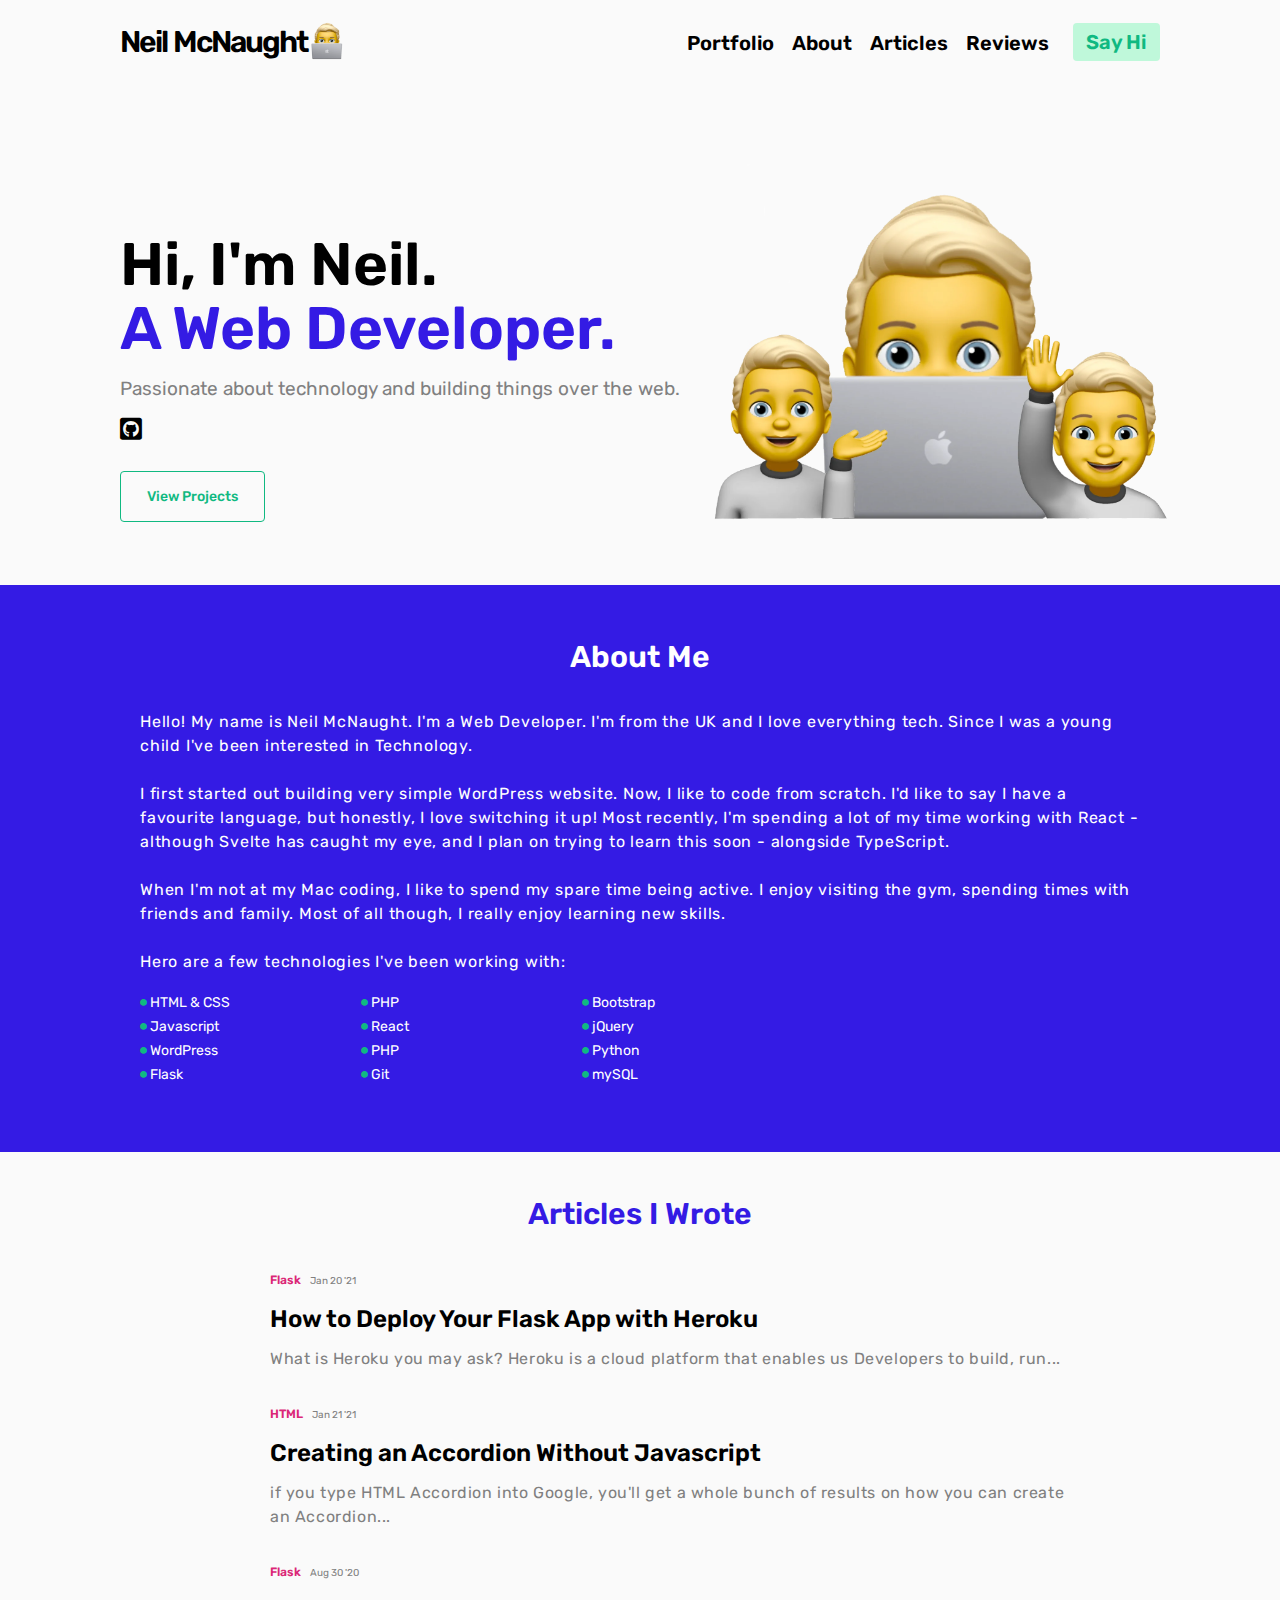
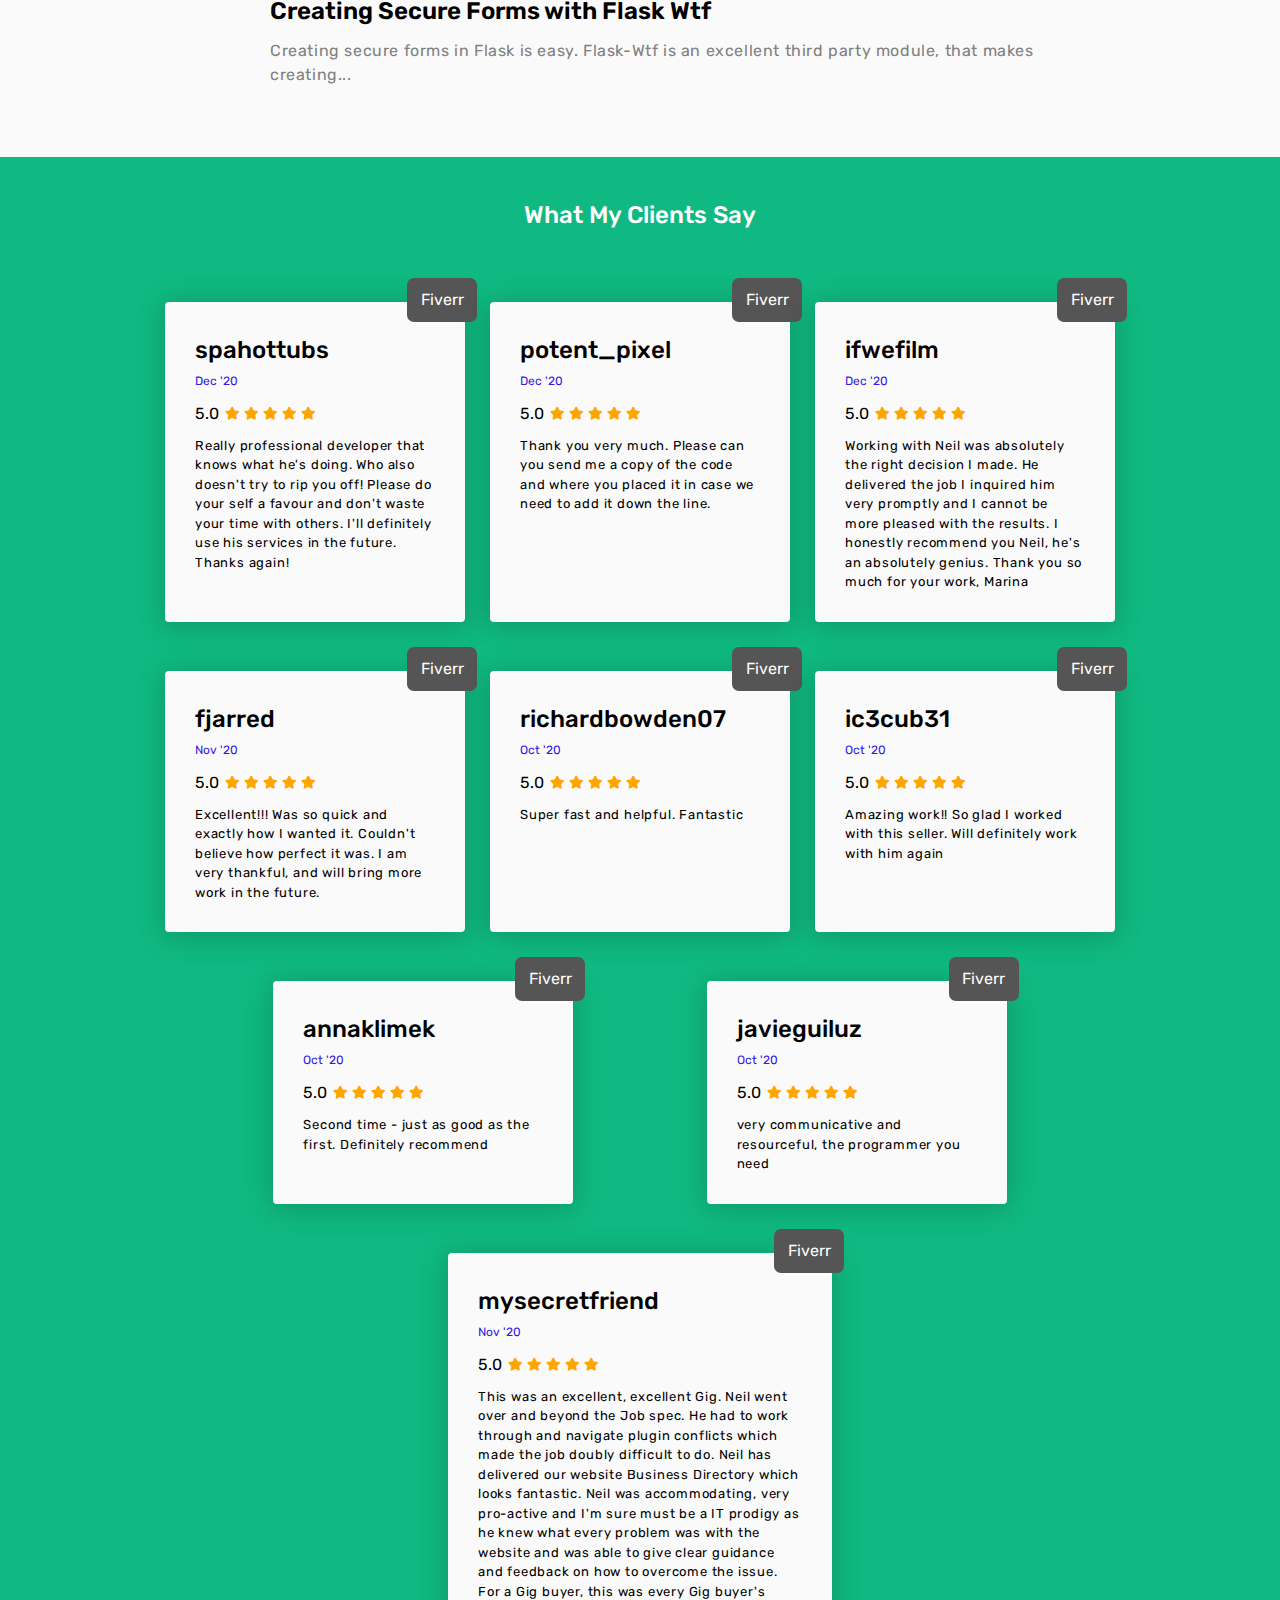
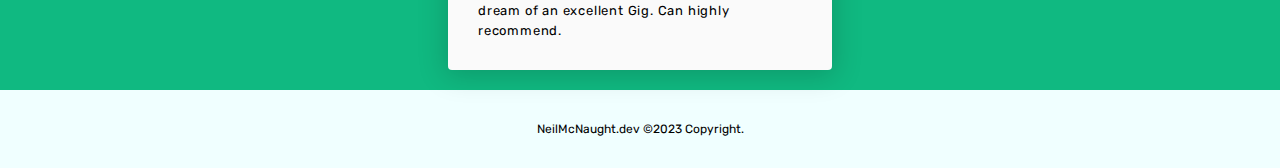
<file: index.html>
<!DOCTYPE html>
<html lang="en">
<head>
    <meta charset="UTF-8">
    <meta name="viewport" content="width=device-width, initial-scale=1.0">
    <link href="assets/main.css" type="text/css" rel="stylesheet">
    <title>Neil McNaught | Dev Portfolio</title>
</head>
<body>
    <nav>
        <a href="index.html">
            <div class="nav-branding">
                <h2>Neil McNaught</h2>
                <img src="assets/img/logo-img.webp" onerror="this.src = 'assets/img/logo-img.jpeg'" width="40" height="40" id="nav-branding-logo">
            </div>
        </a>
        <div class="nav-links">
            <ul>
                <a href="portfolio.html">
                    <li>
                        Portfolio
                    </li>
                </a>
                <a href="#about">
                    <li>
                        About
                    </li>
                </a>
                <a href="#articles">
                    <li>
                        Articles
                    </li>
                </a>
                <a href="#reviews">
                    <li>
                        Reviews
                    </li>
                </a>
                <a href="mailto:neilmcnaught96@gmail.com">
                    <li class="say-hi">
                        Say Hi
                    </li>
                </a>
            </ul>
        </div>
        <div class="nav-mobile">
            <i onclick="showMobileNav()" id="hamburger-icon" class="fas fa-bars"></i>
            <i onclick="hideMobileNav()" class="fas fa-times-circle"></i>
            <div class="mobile-links">
                <ul>
                    <a href="index.html">
                        <li>
                            <i class="fas fa-home"></i>
                            <span>
                                Home
                            </span>
                        </li>
                    </a>
                    <a href="portfolio.html">
                        <li>
                            <i class="fas fa-palette"></i>
                            <span>
                                Portfolio
                            </span>
                        </li>
                    </a>
                    <a href="#about">
                        <li>
                            <i class="fas fa-user"></i>
                            <span>
                                About
                            </span>
                        </li>
                    </a>
                    <a href="#articles">
                        <li>
                            <i class="fas fa-newspaper"></i>
                            <span>Articles</span>
                        </li>
                    </a>
                    <a href="#reviews">
                        <li>
                            <i class="far fa-star"></i>
                            <span>Reviews</span>
                        </li>
                    </a>
                    <a href="mailto:neilmcnaught96@gmail.com">
                        <li class="say-hi">
                            Say Hi
                        </li>
                    </a>
                </ul>
            </div>
        </div>
    </nav>

    <main>
        <section class="hero">
            <div class="hero-flex">
                <div class="hero-left">
                    <h1>Hi, I'm Neil. <br> <span id="web-developer-text">A Web Developer.</span></h1>
                    <p class="passionate-text">Passionate about technology and building things over the web.</p>
                    <div class="hero-social-icons">
                        <a href="https://github.com/MrNaughtZero" target="_blank">
                            <i class="fab fa-github-square"></i>
                        </a>
                    </div>
                    <a href="/portfolio.html">
                        <button type="button" class="btn-opac btn-green">View Projects</button>
                    </a>
                </div>
                <div class="hero-right">
                    <div class="hero-images">
                        <img src="assets/img/hero-img.webp" onerror="this.src = 'assets/img/hero-img.png'" class="hero-img-one" alt="picture of 3 emojis together">
                    </div>
                </div>
            </div>
        </section>

        <section class="about" id="about">
            <div class="about-flex">
                <h2>About Me</h2>
                <p class="about-p">
                    Hello! My name is Neil McNaught. I'm a Web Developer. I'm from the UK and I love everything tech. Since I was a young child I've been interested in Technology. 
                    <br>
                    <br>
                    I first started out building very simple WordPress website. Now, I like to code from scratch. I'd like to say I have a favourite language, but honestly, I love switching it up! Most recently, I'm spending a lot of my time working with React - although Svelte has caught my eye, and I plan on trying to learn this soon - alongside TypeScript.
                    <br>
                    <br>
                    When I'm not at my Mac coding, I like to spend my spare time being active. I enjoy visiting the gym, spending times with friends and family. Most of all though, I really enjoy learning new skills.

                    <br>
                    <br>
                    Hero are a few technologies I've been working with:
                    <div class="tech-stack">
                        <ul>
                            <li>
                                <i class="fas fa-circle"></i>
                                HTML & CSS
                            </li>
                            <li>
                                <i class="fas fa-circle"></i>
                                PHP
                            </li>
                            <li>
                                <i class="fas fa-circle"></i>
                                Bootstrap
                            </li>
                            <li>
                                <i class="fas fa-circle"></i>
                                Javascript
                            </li>
                            <li>
                                <i class="fas fa-circle"></i>
                                React
                            </li>
                            <li>
                                <i class="fas fa-circle"></i>
                                jQuery
                            </li>
                            <li>
                                <i class="fas fa-circle"></i>
                                WordPress
                            </li>
                            <li>
                                <i class="fas fa-circle"></i>
                                PHP
                            </li>
                            <li>
                                <i class="fas fa-circle"></i>
                                Python
                            </li>
                            <li>
                                <i class="fas fa-circle"></i>
                                Flask
                            </li>
                            <li>
                                <i class="fas fa-circle"></i>
                                Git
                            </li>
                            <li>
                                <i class="fas fa-circle"></i>
                                mySQL
                            </li>

                        </ul>
                    </div>

                </p>
            </div>
        </section>

        <section class="index-articles" id="articles">
            <h2>Articles I Wrote</h2>
            <div class="article-flex">
                <div class="article-block">
                    <div class="article-header">
                        <span class="article-heading">Flask</span>
                        <span class="article-date">Jan 20 '21</span>
                    </div>
                    <a href="https://fierce-forest-17631.herokuapp.com/How-to-Deploy-Your-Flask-App-with-Heroku" target="_blank">
                        <h3>How to Deploy Your Flask App with Heroku</h3>
                    </a>
                    <p class="article-excerpt">What is Heroku you may ask? Heroku is a cloud platform that enables us Developers to build, run...</p>
                </div>
            </div>

            <div class="article-flex">
                <div class="article-block">
                    <div class="article-header">
                        <span class="article-heading">HTML</span>
                        <span class="article-date">Jan 21 '21</span>
                    </div>
                    <a href="https://fierce-forest-17631.herokuapp.com/Creating-a-FAQ-Accordion-Without-Javascript" target="_blank">
                        <h3>Creating an Accordion Without Javascript</h3>
                    </a>
                    <p class="article-excerpt">if you type HTML Accordion into Google, you'll get a whole bunch of results on how you can create an Accordion...</p>
                </div>
            </div>

            <div class="article-flex">
                <div class="article-block">
                    <div class="article-header">
                        <span class="article-heading">Flask</span>
                        <span class="article-date">Aug 30 '20</span>
                    </div>
                    <a href="https://fierce-forest-17631.herokuapp.com/Creating-Secure-Forms-with-Flask-Wtf" target="_blank">
                        <h3>Creating Secure Forms with Flask Wtf</h3>
                    </a>
                    <p class="article-excerpt">Creating secure forms in Flask is easy. Flask-Wtf is an excellent third party module, that makes creating...</p>
                </div>
            </div>
        </section>

        <section class="reviews" id="reviews">
            <h2>What My Clients Say</h2>
            <div class="reviews-flex">
                <div class="review-block">
                    <h2 class="reviewer">spahottubs</h2>
                    <span class="review-date">Dec '20</span>
                    <div class="review-rating">
                        <span>5.0</span>
                        <i class="fas fa-star"></i>
                        <i class="fas fa-star"></i>
                        <i class="fas fa-star"></i>
                        <i class="fas fa-star"></i>
                        <i class="fas fa-star"></i>
                    </div>
                    <p class="review-comment">
                        Really professional developer that knows what he's doing. Who also doesn't try to rip you off! Please do your self a favour and don't waste your time with others. I'll definitely use his services in the future. Thanks again!
                    </p>
                </div>


                <div class="review-block">
                    <h2 class="reviewer">potent_pixel</h2>
                    <span class="review-date">Dec '20</span>
                    <div class="review-rating">
                        <span>5.0</span>
                        <i class="fas fa-star"></i>
                        <i class="fas fa-star"></i>
                        <i class="fas fa-star"></i>
                        <i class="fas fa-star"></i>
                        <i class="fas fa-star"></i>
                    </div>
                    <p class="review-comment">
                        Thank you very much. Please can you send me a copy of the code and where you placed it in case we need to add it down the line.
                    </p>
                </div>

                <div class="review-block">
                    <h2 class="reviewer">ifwefilm</h2>
                    <span class="review-date">Dec '20</span>
                    <div class="review-rating">
                        <span>5.0</span>
                        <i class="fas fa-star"></i>
                        <i class="fas fa-star"></i>
                        <i class="fas fa-star"></i>
                        <i class="fas fa-star"></i>
                        <i class="fas fa-star"></i>
                    </div>
                    <p class="review-comment">
                        Working with Neil was absolutely the right decision I made. He delivered the job I inquired him very promptly and I cannot be more pleased with the results. I honestly recommend you Neil, he's an absolutely genius. Thank you so much for your work, Marina
                    </p>
                </div>

                <div class="review-block">
                    <h2 class="reviewer">fjarred</h2>
                    <span class="review-date">Nov '20</span>
                    <div class="review-rating">
                        <span>5.0</span>
                        <i class="fas fa-star"></i>
                        <i class="fas fa-star"></i>
                        <i class="fas fa-star"></i>
                        <i class="fas fa-star"></i>
                        <i class="fas fa-star"></i>
                    </div>
                    <p class="review-comment">
                        Excellent!!! Was so quick and exactly how I wanted it. Couldn't believe how perfect it was. I am very thankful, and will bring more work in the future.
                    </p>
                </div>

                <div class="review-block">
                    <h2 class="reviewer">richardbowden07</h2>
                    <span class="review-date">Oct '20</span>
                    <div class="review-rating">
                        <span>5.0</span>
                        <i class="fas fa-star"></i>
                        <i class="fas fa-star"></i>
                        <i class="fas fa-star"></i>
                        <i class="fas fa-star"></i>
                        <i class="fas fa-star"></i>
                    </div>
                    <p class="review-comment">
                        Super fast and helpful. Fantastic
                    </p>
                </div>

                <div class="review-block">
                    <h2 class="reviewer">ic3cub31</h2>
                    <span class="review-date">Oct '20</span>
                    <div class="review-rating">
                        <span>5.0</span>
                        <i class="fas fa-star"></i>
                        <i class="fas fa-star"></i>
                        <i class="fas fa-star"></i>
                        <i class="fas fa-star"></i>
                        <i class="fas fa-star"></i>
                    </div>
                    <p class="review-comment">
                        Amazing work!! So glad I worked with this seller. Will definitely work with him again
                    </p>
                </div>

                <div class="review-block">
                    <h2 class="reviewer">annaklimek</h2>
                    <span class="review-date">Oct '20</span>
                    <div class="review-rating">
                        <span>5.0</span>
                        <i class="fas fa-star"></i>
                        <i class="fas fa-star"></i>
                        <i class="fas fa-star"></i>
                        <i class="fas fa-star"></i>
                        <i class="fas fa-star"></i>
                    </div>
                    <p class="review-comment">
                        Second time - just as good as the first. Definitely recommend
                    </p>
                </div>

                <div class="review-block">
                    <h2 class="reviewer">javieguiluz</h2>
                    <span class="review-date">Oct '20</span>
                    <div class="review-rating">
                        <span>5.0</span>
                        <i class="fas fa-star"></i>
                        <i class="fas fa-star"></i>
                        <i class="fas fa-star"></i>
                        <i class="fas fa-star"></i>
                        <i class="fas fa-star"></i>
                    </div>
                    <p class="review-comment">
                        very communicative and resourceful, the programmer you need
                    </p>
                </div>
            </div>
            <div class="review-total-width">

                <div class="review-block">
                    <h2 class="reviewer">mysecretfriend</h2>
                    <span class="review-date">Nov '20</span>
                    <div class="review-rating">
                        <span>5.0</span>
                        <i class="fas fa-star"></i>
                        <i class="fas fa-star"></i>
                        <i class="fas fa-star"></i>
                        <i class="fas fa-star"></i>
                        <i class="fas fa-star"></i>
                    </div>
                    <p class="review-comment">
                        This was an excellent, excellent Gig. Neil went over and beyond the Job spec. He had to work through and navigate plugin conflicts which made the job doubly difficult to do. Neil has delivered our website Business Directory which looks fantastic. Neil was accommodating, very pro-active and I'm sure must be a IT prodigy as he knew what every problem was with the website and was able to give clear guidance and feedback on how to overcome the issue. For a Gig buyer, this was every Gig buyer's dream of an excellent Gig. Can highly recommend.
                    </p>
                </div>
            </div>
        </section>
    </main>

    <footer>
        <p>NeilMcNaught.dev ©2023 Copyright.</p>

    </footer>
    <script src="assets/main.js"></script>
</body>
</html>
</file>
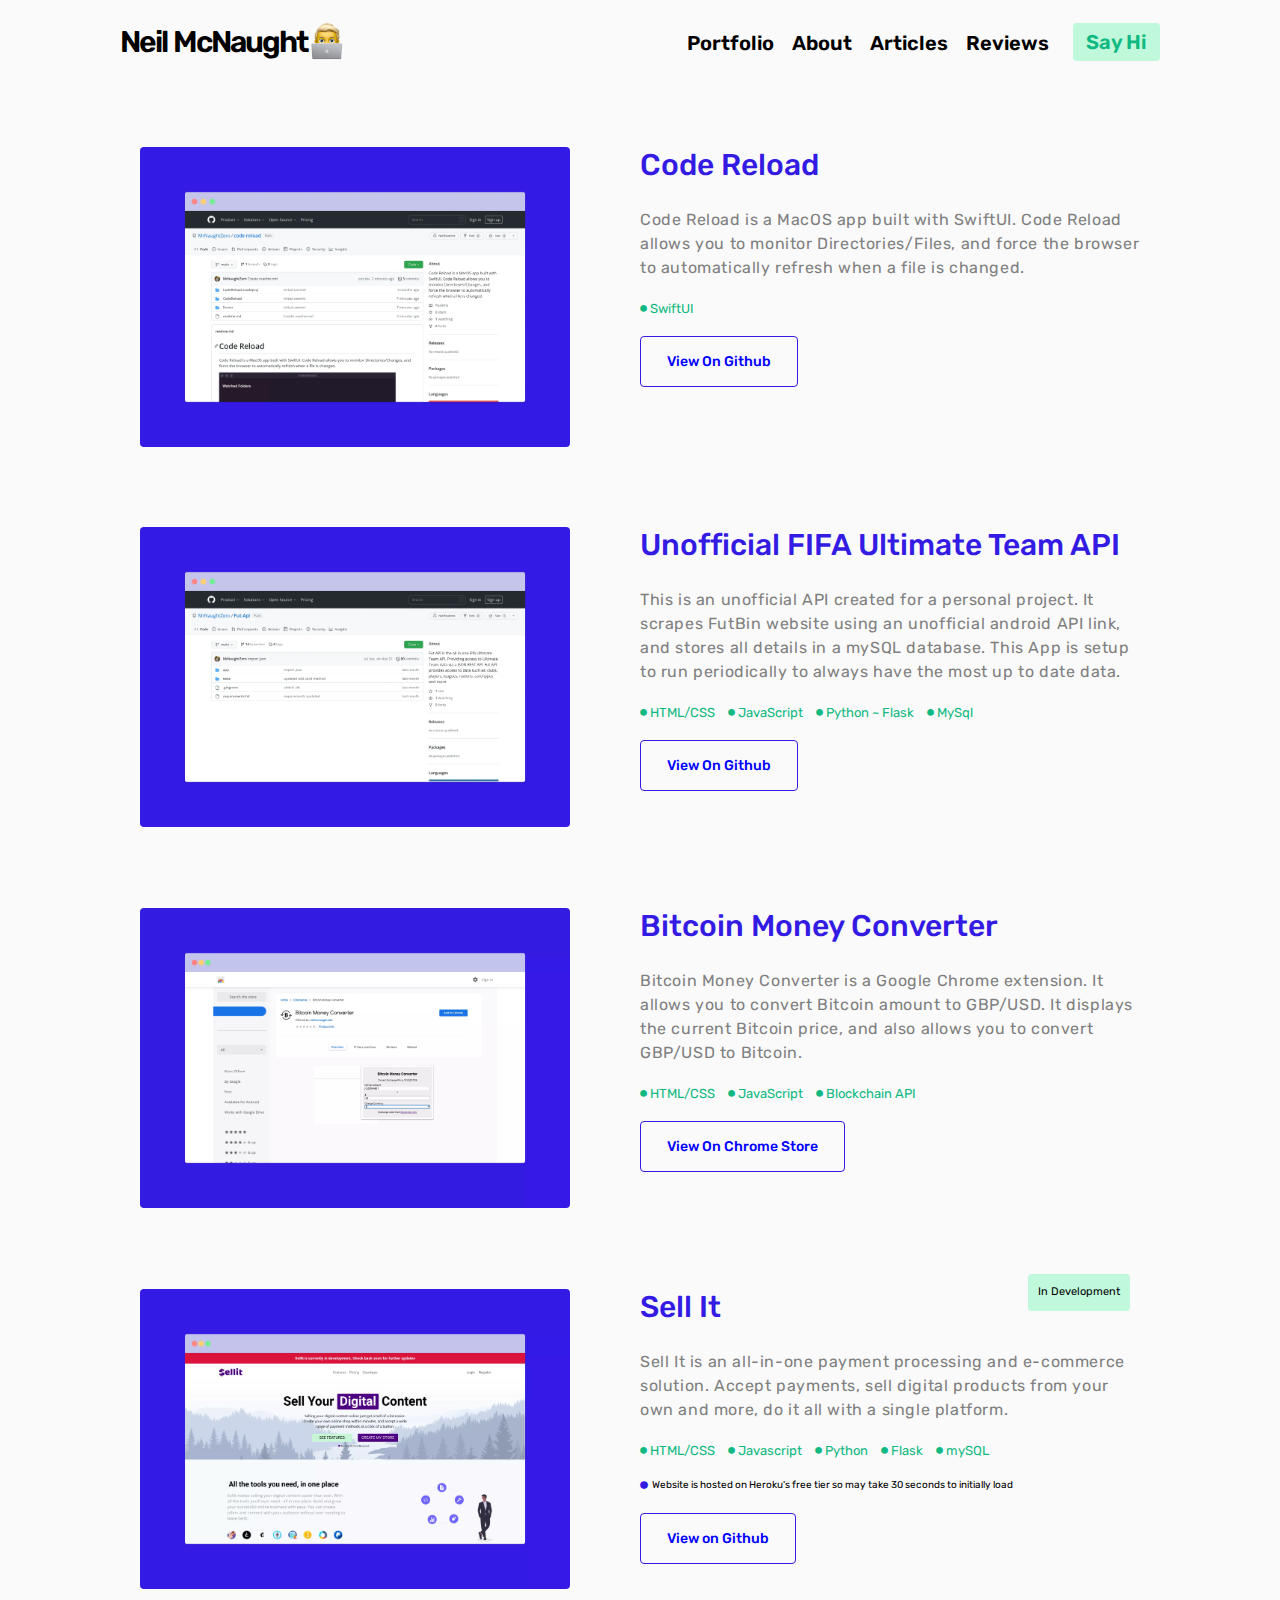
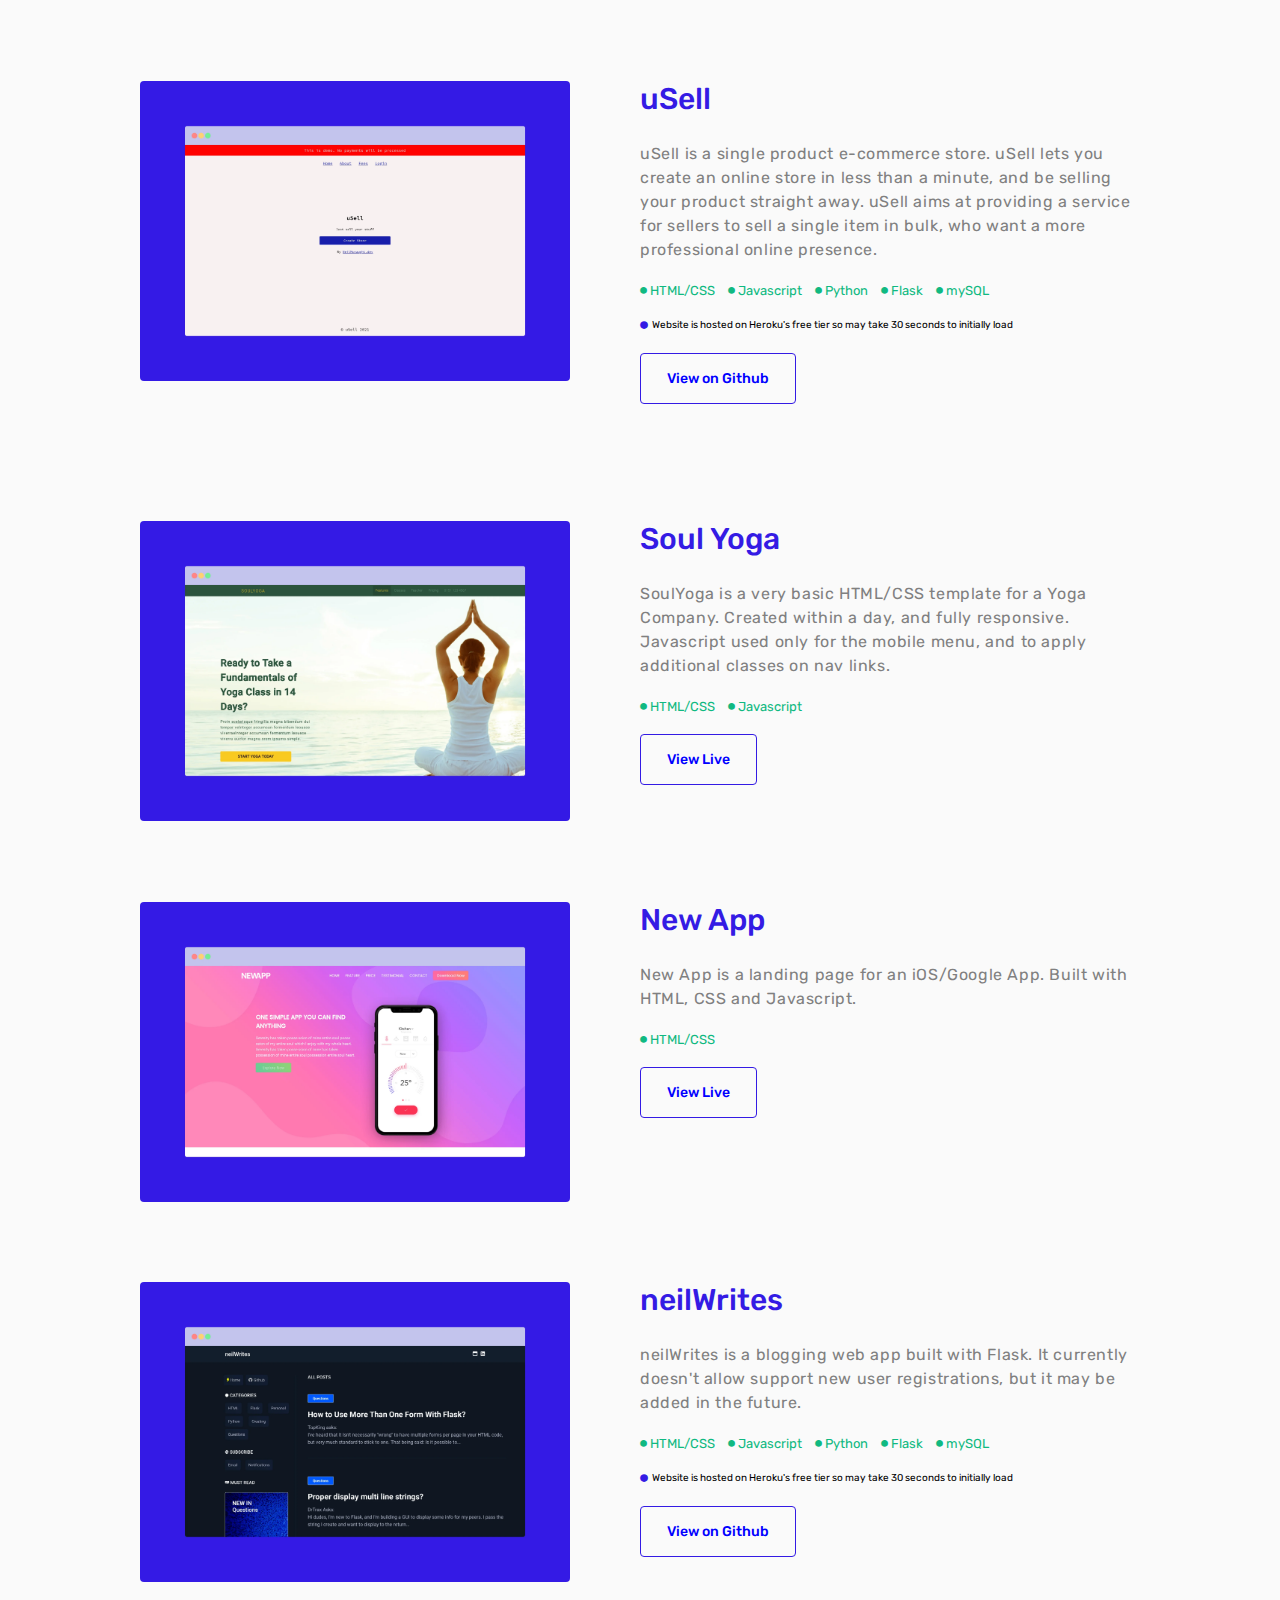
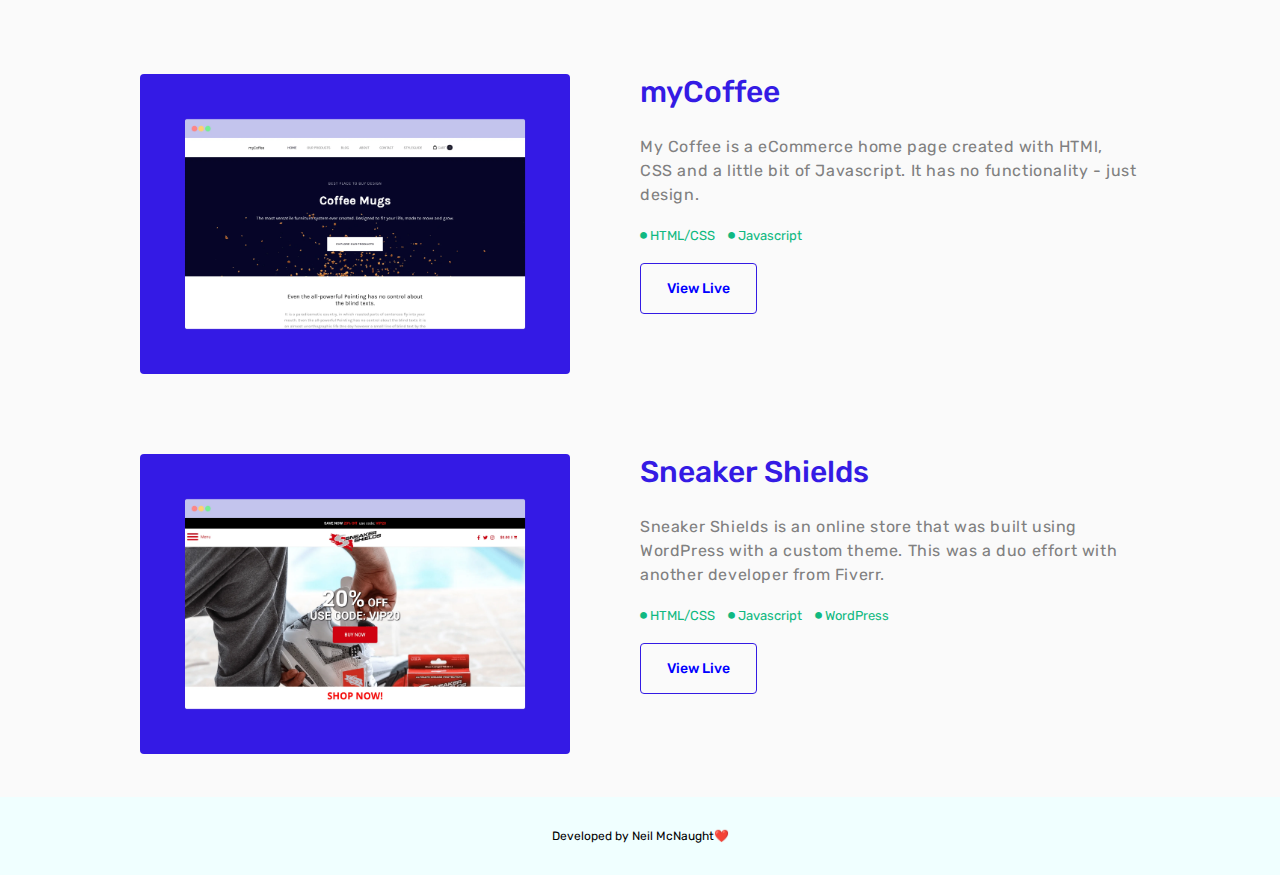
<file: portfolio.html>
<!DOCTYPE html>
<html lang="en">
    <head>
        <meta charset="UTF-8" />
        <meta name="viewport" content="width=device-width, initial-scale=1.0" />
        <link href="assets/main.css" type="text/css" rel="stylesheet" />
        <title>Neil McNaught | Dev Portfolio</title>
    </head>
    <body>
        <nav>
            <a href="index.html">
                <div class="nav-branding">
                    <h2>Neil McNaught</h2>
                    <img
                        src="assets/img/logo-img.webp"
                        onerror="this.src = 'assets/img/logo-img.jpeg'"
                        width="40"
                        height="40"
                        id="nav-branding-logo"
                    />
                </div>
            </a>
            <div class="nav-links">
                <ul>
                    <a href="#portfolio">
                        <li>Portfolio</li>
                    </a>
                    <a href="index.html#about">
                        <li>About</li>
                    </a>
                    <a href="index.html#articles">
                        <li>Articles</li>
                    </a>
                    <a href="index.html#reviews">
                        <li>Reviews</li>
                    </a>
                    <a href="mailto:neilmcnaught96@gmail.com">
                        <li class="say-hi">Say Hi</li>
                    </a>
                </ul>
            </div>
            <div class="nav-mobile">
                <i
                    onclick="showMobileNav()"
                    id="hamburger-icon"
                    class="fas fa-bars"
                ></i>
                <i onclick="hideMobileNav()" class="fas fa-times-circle"></i>
                <i onclick="hideMobileNav()" class="fas fa-times-circle"></i>
                <div class="mobile-links">
                    <ul>
                        <a href="index.html">
                            <li>
                                <i class="fas fa-home"></i>
                                <span> Home </span>
                            </li>
                        </a>
                        <a href="portfolio.html">
                            <li>
                                <i class="fas fa-palette"></i>
                                <span> Portfolio </span>
                            </li>
                        </a>
                        <a href="index.html#about">
                            <li>
                                <i class="fas fa-user"></i>
                                <span> About </span>
                            </li>
                        </a>
                        <a href="index.html#articles">
                            <li>
                                <i class="fas fa-newspaper"></i>
                                <span>Articles</span>
                            </li>
                        </a>
                        <a href="index.html#reviews">
                            <li>
                                <i class="far fa-star"></i>
                                <span>Reviews</span>
                            </li>
                        </a>
                        <a href="mailto:neilmcnaught96@gmail.com">
                            <li class="say-hi">Say Hi</li>
                        </a>
                    </ul>
                </div>
            </div>
        </nav>

        <main>
            <section class="portfolio" id="portfolio">
                <div class="portfolio-block">
                    <div class="portfolio-left">
                        <img
                            src="assets/img/portfolio/codereload.webp"
                            onerror="this.src = 'assets/img/portfolio/codereload.png'"
                            class="portfolio-img"
                            alt="screenshot of chrome extension"
                        />
                    </div>
                    <div class="portfolio-right">
                        <h2>Code Reload</h2>
                        <p class="portfolio-p">
                            Code Reload is a MacOS app built with SwiftUI. Code
                            Reload allows you to monitor Directories/Files, and
                            force the browser to automatically refresh when a
                            file is changed.
                        </p>
                        <div class="tech-stack">
                            <ul>
                                <li>
                                    <i class="fas fa-circle"></i>
                                    SwiftUI
                                </li>
                            </ul>
                        </div>
                        <a
                            href="https://github.com/MrNaughtZero/code-reload"
                            target="_blank"
                        >
                            <button type="button" class="btn-opac btn-blue">
                                View On Github
                            </button>
                        </a>
                    </div>
                </div>

                <div class="portfolio-block">
                    <div class="portfolio-left">
                        <img
                            src="assets/img/portfolio/futapi.webp"
                            onerror="this.src = 'assets/img/portfolio/futapi.png'"
                            class="portfolio-img"
                            alt="screenshot of chrome extension"
                        />
                    </div>
                    <div class="portfolio-right">
                        <h2>Unofficial FIFA Ultimate Team API</h2>
                        <p class="portfolio-p">
                            This is an unofficial API created for a personal
                            project. It scrapes FutBin website using an
                            unofficial android API link, and stores all details
                            in a mySQL database. This App is setup to run
                            periodically to always have the most up to date
                            data.
                        </p>
                        <div class="tech-stack">
                            <ul>
                                <li>
                                    <i class="fas fa-circle"></i>
                                    HTML/CSS
                                </li>
                                <li>
                                    <i class="fas fa-circle"></i>
                                    JavaScript
                                </li>
                                <li>
                                    <i class="fas fa-circle"></i>
                                    Python ~ Flask
                                </li>
                                <li>
                                    <i class="fas fa-circle"></i>
                                    MySql
                                </li>
                            </ul>
                        </div>
                        <a
                            href="https://github.com/MrNaughtZero/Fut-Api"
                            target="_blank"
                        >
                            <button type="button" class="btn-opac btn-blue">
                                View On Github
                            </button>
                        </a>
                    </div>
                </div>

                <div class="portfolio-block">
                    <div class="portfolio-left">
                        <img
                            src="assets/img/portfolio/bitcoin-money-converter.webp"
                            onerror="this.src = 'assets/img/portfolio/bitcoin-money-converter.png'"
                            class="portfolio-img"
                            alt="screenshot of chrome extension"
                        />
                    </div>
                    <div class="portfolio-right">
                        <h2>Bitcoin Money Converter</h2>
                        <p class="portfolio-p">
                            Bitcoin Money Converter is a Google Chrome
                            extension. It allows you to convert Bitcoin amount
                            to GBP/USD. It displays the current Bitcoin price,
                            and also allows you to convert GBP/USD to Bitcoin.
                        </p>
                        <div class="tech-stack">
                            <ul>
                                <li>
                                    <i class="fas fa-circle"></i>
                                    HTML/CSS
                                </li>
                                <li>
                                    <i class="fas fa-circle"></i>
                                    JavaScript
                                </li>
                                <li>
                                    <i class="fas fa-circle"></i>
                                    Blockchain API
                                </li>
                            </ul>
                        </div>
                        <a
                            href="https://chrome.google.com/webstore/detail/bitcoin-money-converter/dikakdioobjicnopojofmoemlfokaomo"
                            target="_blank"
                        >
                            <button type="button" class="btn-opac btn-blue">
                                View On Chrome Store
                            </button>
                        </a>
                    </div>
                </div>
                <div class="portfolio-block in-development">
                    <div class="portfolio-left">
                        <img
                            src="assets/img/portfolio/sellit.webp"
                            onerror="this.src = 'assets/img/portfolio/sellit.png'"
                            class="portfolio-img"
                            alt="screenshot of Sellit website"
                        />
                    </div>
                    <div class="portfolio-right">
                        <h2>Sell It</h2>
                        <p class="portfolio-p">
                            Sell It is an all-in-one payment processing and
                            e-commerce solution. Accept payments, sell digital
                            products from your own and more, do it all with a
                            single platform.
                        </p>
                        <div class="tech-stack">
                            <ul>
                                <li>
                                    <i class="fas fa-circle"></i>
                                    HTML/CSS
                                </li>
                                <li>
                                    <i class="fas fa-circle"></i>
                                    Javascript
                                </li>
                                <li>
                                    <i class="fas fa-circle"></i>
                                    Python
                                </li>
                                <li>
                                    <i class="fas fa-circle"></i>
                                    Flask
                                </li>
                                <li>
                                    <i class="fas fa-circle"></i>
                                    mySQL
                                </li>
                            </ul>
                        </div>
                        <div class="hosted-on-heroku">
                            <i class="fas fa-circle"></i>
                            <p>
                                Website is hosted on Heroku's free tier so may
                                take 30 seconds to initially load
                            </p>
                        </div>
                        <a
                            href="https://github.com/MrNaughtZero/sellit"
                            target="_blank"
                        >
                            <button type="button" class="btn-opac btn-blue">
                                View on Github
                            </button>
                        </a>
                    </div>
                </div>

                <div class="portfolio-block">
                    <div class="portfolio-left">
                        <img
                            src="assets/img/portfolio/usell.webp"
                            onerror="this.src = 'assets/img/portfolio/usell.png'"
                            class="portfolio-img"
                            alt="screenshot of uSell website"
                        />
                    </div>
                    <div class="portfolio-right">
                        <h2>uSell</h2>
                        <p class="portfolio-p">
                            uSell is a single product e-commerce store. uSell
                            lets you create an online store in less than a
                            minute, and be selling your product straight away.
                            uSell aims at providing a service for sellers to
                            sell a single item in bulk, who want a more
                            professional online presence.
                        </p>
                        <div class="tech-stack">
                            <ul>
                                <li>
                                    <i class="fas fa-circle"></i>
                                    HTML/CSS
                                </li>
                                <li>
                                    <i class="fas fa-circle"></i>
                                    Javascript
                                </li>

                                <li>
                                    <i class="fas fa-circle"></i>
                                    Python
                                </li>
                                <li>
                                    <i class="fas fa-circle"></i>
                                    Flask
                                </li>
                                <li>
                                    <i class="fas fa-circle"></i>
                                    mySQL
                                </li>
                            </ul>
                        </div>
                        <div class="hosted-on-heroku">
                            <i class="fas fa-circle"></i>
                            <p>
                                Website is hosted on Heroku's free tier so may
                                take 30 seconds to initially load
                            </p>
                        </div>
                        <a
                            href="https://github.com/MrNaughtZero/uSell"
                            target="_blank"
                        >
                            <button type="button" class="btn-opac btn-blue">
                                View on Github
                            </button>
                        </a>
                    </div>
                </div>

                <div class="portfolio-block">
                    <div class="portfolio-left">
                        <img
                            src="assets/img/portfolio/soul-yoga.webp"
                            onerror="this.src = 'assets/img/portfolio/soul-yoga.png'"
                            class="portfolio-img"
                            alt="screenshot of yoga website"
                        />
                    </div>
                    <div class="portfolio-right">
                        <h2>Soul Yoga</h2>
                        <p class="portfolio-p">
                            SoulYoga is a very basic HTML/CSS template for a
                            Yoga Company. Created within a day, and fully
                            responsive. Javascript used only for the mobile
                            menu, and to apply additional classes on nav links.
                        </p>
                        <div class="tech-stack">
                            <ul>
                                <li>
                                    <i class="fas fa-circle"></i>
                                    HTML/CSS
                                </li>
                                <li>
                                    <i class="fas fa-circle"></i>
                                    Javascript
                                </li>
                            </ul>
                        </div>
                        <a
                            href="https://mrnaughtzero.github.io/Soul-Yoga/"
                            target="_blank"
                        >
                            <button type="button" class="btn-opac btn-blue">
                                View Live
                            </button>
                        </a>
                    </div>
                </div>

                <div class="portfolio-block">
                    <div class="portfolio-left">
                        <img
                            src="assets/img/portfolio/newapp.webp"
                            onerror="this.src = 'assets/img/portfolio/newapp.png'"
                            class="portfolio-img"
                            alt="screenshot of newapp website"
                        />
                    </div>
                    <div class="portfolio-right">
                        <h2>New App</h2>
                        <p class="portfolio-p">
                            New App is a landing page for an iOS/Google App.
                            Built with HTML, CSS and Javascript.
                        </p>
                        <div class="tech-stack">
                            <ul>
                                <li>
                                    <i class="fas fa-circle"></i>
                                    HTML/CSS
                                </li>
                            </ul>
                        </div>
                        <a
                            href="https://mrnaughtzero.github.io/New-App/"
                            target="_blank"
                        >
                            <button type="button" class="btn-opac btn-blue">
                                View Live
                            </button>
                        </a>
                    </div>
                </div>

                <div class="portfolio-block">
                    <div class="portfolio-left">
                        <img
                            src="assets/img/portfolio/neilwrites.webp"
                            onerror="this.src = 'assets/img/portfolio/neil-writes.png'"
                            class="portfolio-img"
                            alt="screenshot of neilwrites website"
                        />
                    </div>
                    <div class="portfolio-right">
                        <h2>neilWrites</h2>
                        <p class="portfolio-p">
                            neilWrites is a blogging web app built with Flask.
                            It currently doesn't allow support new user
                            registrations, but it may be added in the future.
                        </p>
                        <div class="tech-stack">
                            <ul>
                                <li>
                                    <i class="fas fa-circle"></i>
                                    HTML/CSS
                                </li>
                                <li>
                                    <i class="fas fa-circle"></i>
                                    Javascript
                                </li>
                                <li>
                                    <i class="fas fa-circle"></i>
                                    Python
                                </li>
                                <li>
                                    <i class="fas fa-circle"></i>
                                    Flask
                                </li>
                                <li>
                                    <i class="fas fa-circle"></i>
                                    mySQL
                                </li>
                            </ul>
                        </div>
                        <div class="hosted-on-heroku">
                            <i class="fas fa-circle"></i>
                            <p>
                                Website is hosted on Heroku's free tier so may
                                take 30 seconds to initially load
                            </p>
                        </div>
                        <a
                            href="https://github.com/MrNaughtZero/neilWrites"
                            target="_blank"
                        >
                            <button type="button" class="btn-opac btn-blue">
                                View on Github
                            </button>
                        </a>
                    </div>
                </div>

                <div class="portfolio-block">
                    <div class="portfolio-left">
                        <img
                            src="assets/img/portfolio/mycoffee.webp"
                            onerror="this.src = 'assets/img/portfolio/mycoffee.png'"
                            class="portfolio-img"
                            alt="screenshot of my coffee website"
                        />
                    </div>
                    <div class="portfolio-right">
                        <h2>myCoffee</h2>
                        <p class="portfolio-p">
                            My Coffee is a eCommerce home page created with
                            HTMl, CSS and a little bit of Javascript. It has no
                            functionality - just design.
                        </p>
                        <div class="tech-stack">
                            <ul>
                                <li>
                                    <i class="fas fa-circle"></i>
                                    HTML/CSS
                                </li>
                                <li>
                                    <i class="fas fa-circle"></i>
                                    Javascript
                                </li>
                            </ul>
                        </div>
                        <a
                            href="https://mrnaughtzero.github.io/myCoffee/"
                            target="_blank"
                        >
                            <button type="button" class="btn-opac btn-blue">
                                View Live
                            </button>
                        </a>
                    </div>
                </div>

                <div class="portfolio-block">
                    <div class="portfolio-left">
                        <img
                            src="assets/img/portfolio/sneakershields.webp"
                            onerror="this.src = 'assets/img/portfolio/sneakershields.png'"
                            class="portfolio-img"
                            alt="screenshot of sneakershields website"
                        />
                    </div>
                    <div class="portfolio-right">
                        <h2>Sneaker Shields</h2>
                        <p class="portfolio-p">
                            Sneaker Shields is an online store that was built
                            using WordPress with a custom theme. This was a duo
                            effort with another developer from Fiverr.
                        </p>
                        <div class="tech-stack">
                            <ul>
                                <li>
                                    <i class="fas fa-circle"></i>
                                    HTML/CSS
                                </li>
                                <li>
                                    <i class="fas fa-circle"></i>
                                    Javascript
                                </li>
                                <li>
                                    <i class="fas fa-circle"></i>
                                    WordPress
                                </li>
                            </ul>
                        </div>
                        <a href="https://sneakershields.com/" target="_blank">
                            <button type="button" class="btn-opac btn-blue">
                                View Live
                            </button>
                        </a>
                    </div>
                </div>
            </section>
        </main>
        <footer>
            <p>Developed by Neil McNaught❤️</p>
        </footer>
        <script src="assets/main.js"></script>
    </body>
</html>
</file>
<file: assets/main.css>
/* fonts & icons import */
@import url('https://fonts.googleapis.com/css2?family=Rubik:wght@300;400;500&display=swap');
@import url('https://cdnjs.cloudflare.com/ajax/libs/font-awesome/5.15.2/css/all.min.css');

/* CSS RESET */

*,
*::before,
*::after {
  box-sizing: border-box;
}

body,
h1,
h2,
h3,
h4,
p,
figure,
blockquote,
dl,
dd {
  margin: 0;
}

html {
    scroll-behavior: smooth;
}

body {
    min-height: 100vh;
    text-rendering: optimizeSpeed;
    line-height: 1.5;
    font-family: "Rubik";
    background: #fafafa;
}

img,
picture {
  max-width: 100%;
  display: block;
}

input,
button,
textarea,
select {
  font: inherit;
  outline: none;
}

ul {
    padding: 0;
}

ul li {
    list-style-type: none;
}

a {
    color: inherit;
    text-decoration: none;
}

/* colors */

:root {
    --blue: #341be4;
    --green: #10b981;
}

/* buttons */

.btn-opac {
    padding: 14px 26px;
    border-radius: 4px;
    background: none;
    font-weight: 500;
    font-size: 14px;
}

.btn-green {
    color: var(--green);
    border: 1px solid var(--green);
}

.btn-blue {
    border: 1px solid var(--blue);
    color: blue;
}

/* nav */

nav {
    display: flex;
    padding: 20px;
    margin: 0 100px;
    justify-content: space-between;
}

.nav-branding {
    display: flex;
}

.nav-branding h2 {
    font-size: 30px;
    font-family: inherit;
    font-weight: 600;
    letter-spacing: -1.9px;
}

img#nav-branding-logo {
    position: relative;
    top: 2px;
}

.nav-links ul li {
    display: inline-block;
    font-weight: 600;
    font-size: 20px;
    padding-right: 14px;
}

.nav-links {
    position: relative;
    top: -12px;
}

li.say-hi {
    background: #bff8da;
    padding: 6px;
    color: #10b981;
    border-radius: 4px;
    padding: 4px 13px;
    margin-left: 6px;
    font-size: 15px;
    font-weight: 600;
    position: relative;
    top: -1px;
}

/* mobile nav */

.nav-mobile {
    position: relative;
}

.nav-mobile, .mobile-links, .nav-mobile .fa-times-circle {
    display: none;
}

.nav-mobile .fa-bars {
    font-size: 23px;
    color: grey;
    position: relative;
    top: 10px;
}

.nav-mobile .fa-times-circle {
    position: relative;
    right: -1px;
    font-size: 23px;
    color: grey;
    top: 10px;
}

.mobile-links {
    position: absolute;
    right: 1px;
    background: white;
    padding: 20px 20px 4px 20px;
    border-radius: 9px;
    width: 150px;
    box-shadow: 0 3px 28px 3px rgba(0,0,0,.17);
    top: 43px;
    z-index: 99;
}

.mobile-links ul {
    position: relative;
    right: 5px;
}

.mobile-links ul li span {
    position: relative;
    left: 17px;
}

.mobile-links ul li {
    font-weight: 600;
    margin-bottom: 23px;
    font-size: 14px;
}

.mobile-links ul li i {
    width: 20px;
    position: relative;
    left: 16px;
}
.mobile-links li.say-hi {
    width: 80px;
    position: relative;
    left: 14px;
    text-align: center;
    margin-top: 15px;
}


/* main */

/* hero */

.hero-flex {
    display: flex;
    margin-left: 120px;
    align-items: center;
}

.hero-left {
    margin-top: 100px;
    width: 50%;
}

.hero-left h1 {
    font-size: 60px;
    font-weight: 600;
    line-height: 64px;
    padding-bottom: 14px;

}

span#web-developer-text {
    color: var(--blue);
}

p.passionate-text {
    color: grey;
    font-size: 19px;
}

.hero-social-icons {
    padding: 13px 0;
    margin-bottom: 13px;
}

.hero-social-icons i {
    font-size: 25px;
    margin-right: 5px;
}

.hero-right {
    width: 50%;
}

img.hero-img-one {
    position: relative;
    right: 42px;
    margin: 0 auto;
    max-height: 600px;
    top: 54px;
}


/* about */

.about {
    background: var(--blue);
    padding: 50px 0;
    margin-top: 40px
}

.about-flex {
    background: var(--blue);
    max-width: 1200px;
    margin: 0 auto;
    padding: 0 100px;
}

.about-flex h2 {
    text-align: center;
    color: white;
    font-weight: 600;
    font-size: 30px;
    margin-bottom: 30px;
}

p.about-p {
    color: white;
    font-weight: 400;
    letter-spacing: 0.8px;
}

.tech-stack {
    display: flex;
    position: relative;
}

.tech-stack ul li {
    display: inline-block;
    color: white;
    font-size: 14px;
    width: 30%;
}

.tech-stack i {
    color: var(--green);
    font-size: 7px;
    position: relative;
    bottom: 2px;
}

/* articles I wrote */

.index-articles {
    max-width: 1200px;
    margin: 40px auto 70px auto;
}

.index-articles h2 {
    text-align: center;
    color: var(--blue);
    font-weight: 600;
    font-size: 30px;
}

.article-block {
    display: flex;
    flex-direction: column;
    justify-content: center;
    max-width: 800px;
    margin: 30px auto;
    position: relative;
    left: 30px;

}

span.article-heading {
    color: #db2777;
    font-weight: 600;
    font-size: 12px;
}

span.article-date {
    color: grey;
    font-size: 10px;
    position: relative;
    left: 5px;
}

.article-block h3 {
    padding-top: 10px;
    font-size: 24px;
    font-weight: 600;
    padding-bottom: 10px;
}

p.article-excerpt {
    color: grey;
    letter-spacing: 0.6px;
}

/* reviews */

.reviews {
    background: var(--green);
    min-height: 400px;
}

.reviews h2 {
    text-align: center;
    font-weight: 500;
    color: white;
    padding-top: 40px;
}

.reviews-flex {
    max-width: 1000px;
    margin: 40px auto 0 auto;
    display: flex;
    flex-wrap: wrap;
    justify-content: space-evenly;
}

.review-block {
    width: 30%;
    background: #fafafa;
    color: black;
    padding: 30px;
    border-radius: 4px;
    box-shadow: 0 3px 28px 3px rgba(0,0,0,.17);
    margin: 29px 0px 20px 0;
    position: relative;
}

.review-block::after {
    content: "Fiverr";
    background: #555555;
    padding: 10px;
    color: white;
    border-radius: 7px;
    position: absolute;
    right: -12px;
    top: -24px;
    width: 70px;
    text-align: center;
}

h2.reviewer {
    text-align: left;
    color: black;
    padding-top: 0;
}

span.review-date {
    color: var(--blue);
    font-size: 12px;
}

.review-rating {
    padding: 10px 0;
}

.review-rating span {
    color: black;
}

i.fas.fa-star {
    color: orange;
    font-size: 13px;
    position: relative;
    bottom: 1px;
    left: 2px;
}

p.review-comment {
    color: black;
    font-size: 13px;
    letter-spacing: 0.8px;
}

.review-total-width {
    display: flex;
    justify-content: center;
}

/* portfolio */

.hosted-on-heroku {
    display: flex;
    margin-bottom: 20px;
}

.hosted-on-heroku p {
    font-size: 10px;
}

.hosted-on-heroku i {
    font-size: 8px;
    color: var(--blue);
    padding-right: 4px;
    top: 3px;
    position: relative;
}

.portfolio-block {
    max-width: 1000px;
    display: flex;
    margin: 0 auto 80px auto;
    position: relative;
}

.portfolio-block button:hover {
    background: #341be4;
    color: white;
    transition: ease-in 0.2s;
}

.in-development:before {
    content: "In Development";
    position: absolute;
    background: top;
    top: 22px;
    background: #bff8da;
    z-index: 99;
    padding: 10px;
    border-radius: 4px;
    font-size: 11px;
    right: 10px;
}

.portfolio-left {
    width: 50%;
}

.portfolio-right {
    width: 50%;
    margin-top: 33px;
}

.portfolio-right h2 {
    color: var(--blue);
    font-weight: 500;
    padding-bottom: 20px;
    font-size: 30px;
}

p.portfolio-p {
    color: grey;
    font-size: 16px;
    letter-spacing: 0.6px;
}

.portfolio-right ul li {
    color: var(--green);
}

.portfolio-right .tech-stack ul li {
    display: inline;
    font-size: 13px;
    padding-right: 10px;
    white-space: nowrap;
}

.portfolio-left img {
    height: 300px;
    width: 430px;
    position: relative;
    top: 37px;
    border-radius: 4px;
}


/* footer */

footer {
    padding: 10px;
    color: black;
    font-size: 12px;
    padding: 30px;
    background: azure;
    text-align: center;
}

/* media queries */

@media screen and (max-width:1119px){
    /* navigation */
    nav {
        margin: 0 10px;
    }
    /* hero */
    .hero-flex {
        margin-left: 30px;
    }
}

@media screen and (max-width:1050px){
    /* portfolio */
    .portfolio-block {
        max-width: 90%;
    }
    .portfolio-right {
        padding-left: 50px;
    }
    .portfolio-left img {
        object-fit: contain;
    }
}

@media screen and (max-width:1000px){
    /* hero img */
    img.hero-img-one {
        right: 8px;
        top: 23px;
    }
    /* reviews */
    .review-block {
        width: 45%;
    }
    .review-total-width .review-block {
        width: 100%;
        margin: 50px 50px;
    }
    .reviews-flex {
        margin: 20px auto 0 auto;
    }
}

@media screen and (max-width:900px){
    /* articles */
    .article-block {
        max-width: 90%;
        left: 0;
        padding: 0 20px;
    }
    /* portfolio */
    .portfolio-block {
        flex-wrap: wrap;
        max-width: 500px;
    }
    .portfolio-right, .portfolio-left {
        width: 100%;
    }
    .portfolio-left {
        display: flex;
        justify-content: center;
    }
    .portfolio-right {
        padding-right: 20px;
        padding-left: 39px;
        margin-top: 53px;
    }
    .portfolio-left img {
        height: 100%;
        width: 100;
    }
    p.portfolio-p {
        max-width: 80%;
    }
}

@media screen and (max-width:800px){
    /* about */
    .about-flex {
        padding: 0 50px;
    }
}

@media screen and (max-width:767px){
    /* mobile nav on mobile */
    .nav-mobile {
        display: block;
    }
    .nav-links {
        display: none;
    }
}

@media screen and (max-width:693px){
    /* hero */
    .hero-flex {
        flex-wrap: wrap;
        margin-left: 0;
    }
    .hero-right, .hero-left {
        width: 100%;
    }
    .hero-left {
        display: flex;
        flex-direction: column;
        margin: 0 auto;
        padding: 0 30px;
    }
    .hero-left button.btn-opac.btn-green {
        max-width: 200px;
    }
    .hero-left h1 {
        font-size: 40px;
        line-height: 48px;
    }
    .hero-right {
        order: -1;
    }
    img.hero-img-one {
        max-height: 400px;
        right: 0;
    }
}

@media screen and (max-width:600px){
    /* reviews */
    .review-block {
        width: 80%;
    }
    .reviews-flex {
        margin: 10px auto 0 auto;
    }
}

@media screen and (max-width:520px){
    /* in development notice */
    .in-development:before {
        right: 27px;
    }
}

@media screen and (max-width:500px){
    /* nav branding */
    .nav-branding h2 {
        font-size: 23px;
        position: relative;
        top: 5px;
    }
    /* hero */
    .hero-left h1 {
        font-size: 40px;
    }
    /* portfolio */
    .portfolio-right {
        margin-top: 33px;
        padding-left: 30px;
    }
    .portfolio-left {
        margin: 20px;
    }
    p.portfolio-p {
        max-width: 100%;
        padding-right: 10px;
    }
    .portfolio-block {
        margin-bottom: 30px;
    }
    /* in development notice */
    .in-development:before {
        top: 37px;
    }
}

@media screen and (min-width:485px) and (max-width:500px){
    .portfolio-right {
        padding-left: 38px;
    }
}

@media screen and (max-width:440px){
    /* hero */
    .hero-left h1 {
        line-height: 36px;
    }
    span#web-developer-text {
        font-size: 30px;
    }
    /* about */
    p.about-p {
        font-size: 14px;
    }
    .tech-stack ul li {
        width: 45%;
        font-size: 12px;
    }
}

@media screen and (max-width:400px){
    /* hero */
    .hero-left {
        padding-top: 15px;
    }
}
</file>
